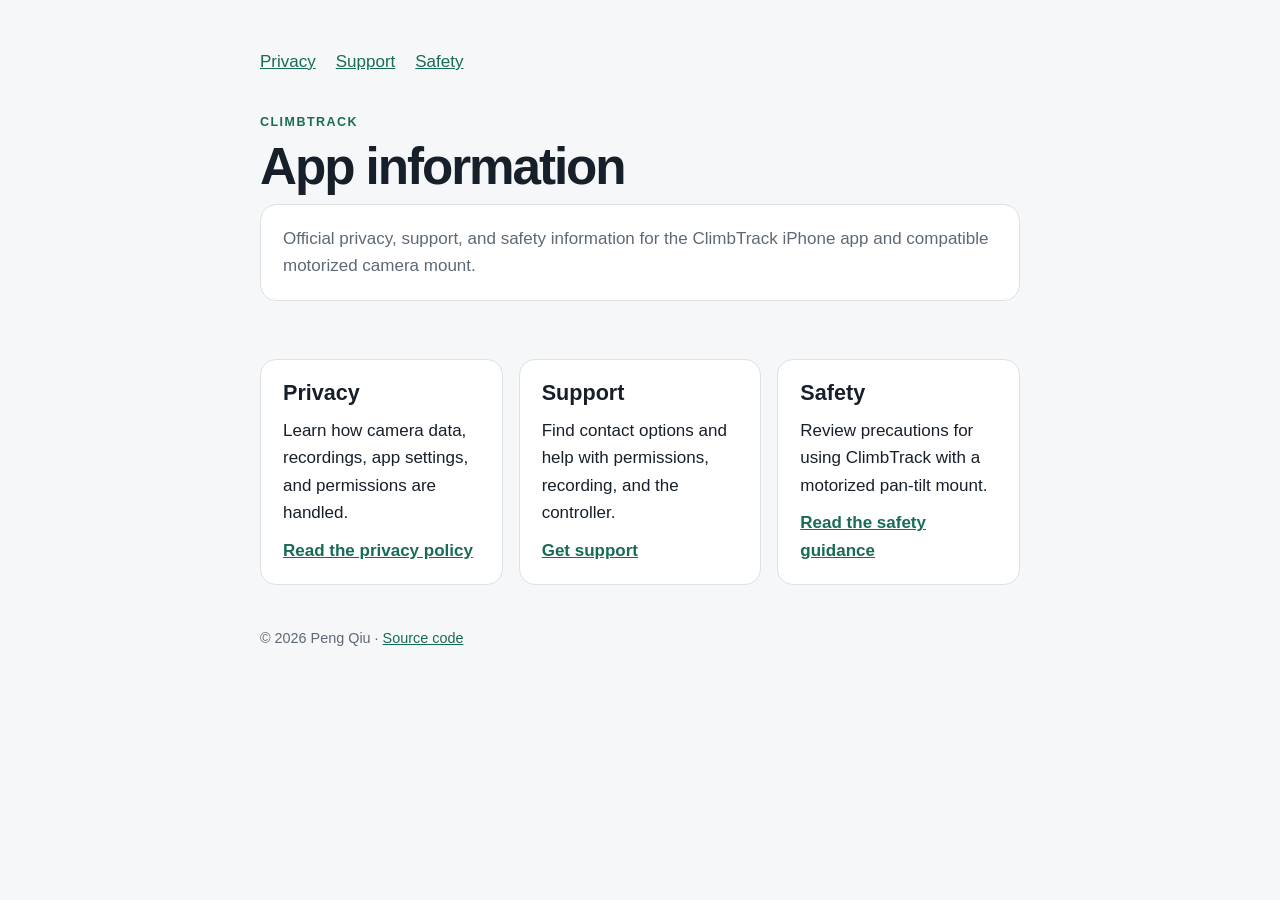
<file: docs/index.html>
<!doctype html>
<html lang="en">
<head>
  <meta charset="utf-8">
  <meta name="viewport" content="width=device-width, initial-scale=1">
  <meta name="description" content="Privacy, support, and safety information for ClimbTrack.">
  <title>ClimbTrack Information</title>
  <link rel="stylesheet" href="styles.css">
</head>
<body>
  <header>
    <nav aria-label="Information pages">
      <a href="privacy.html">Privacy</a>
      <a href="support.html">Support</a>
      <a href="safety.html">Safety</a>
    </nav>
    <p class="eyebrow">ClimbTrack</p>
    <h1>App information</h1>
    <p class="summary">Official privacy, support, and safety information for the ClimbTrack iPhone app and compatible motorized camera mount.</p>
  </header>
  <main>
    <div class="cards">
      <section class="card">
        <h2>Privacy</h2>
        <p>Learn how camera data, recordings, app settings, and permissions are handled.</p>
        <a href="privacy.html">Read the privacy policy</a>
      </section>
      <section class="card">
        <h2>Support</h2>
        <p>Find contact options and help with permissions, recording, and the controller.</p>
        <a href="support.html">Get support</a>
      </section>
      <section class="card">
        <h2>Safety</h2>
        <p>Review precautions for using ClimbTrack with a motorized pan-tilt mount.</p>
        <a href="safety.html">Read the safety guidance</a>
      </section>
    </div>
  </main>
  <footer>© 2026 Peng Qiu · <a href="https://github.com/pqiu/ClimbTrack-iOS">Source code</a></footer>
</body>
</html>
</file>
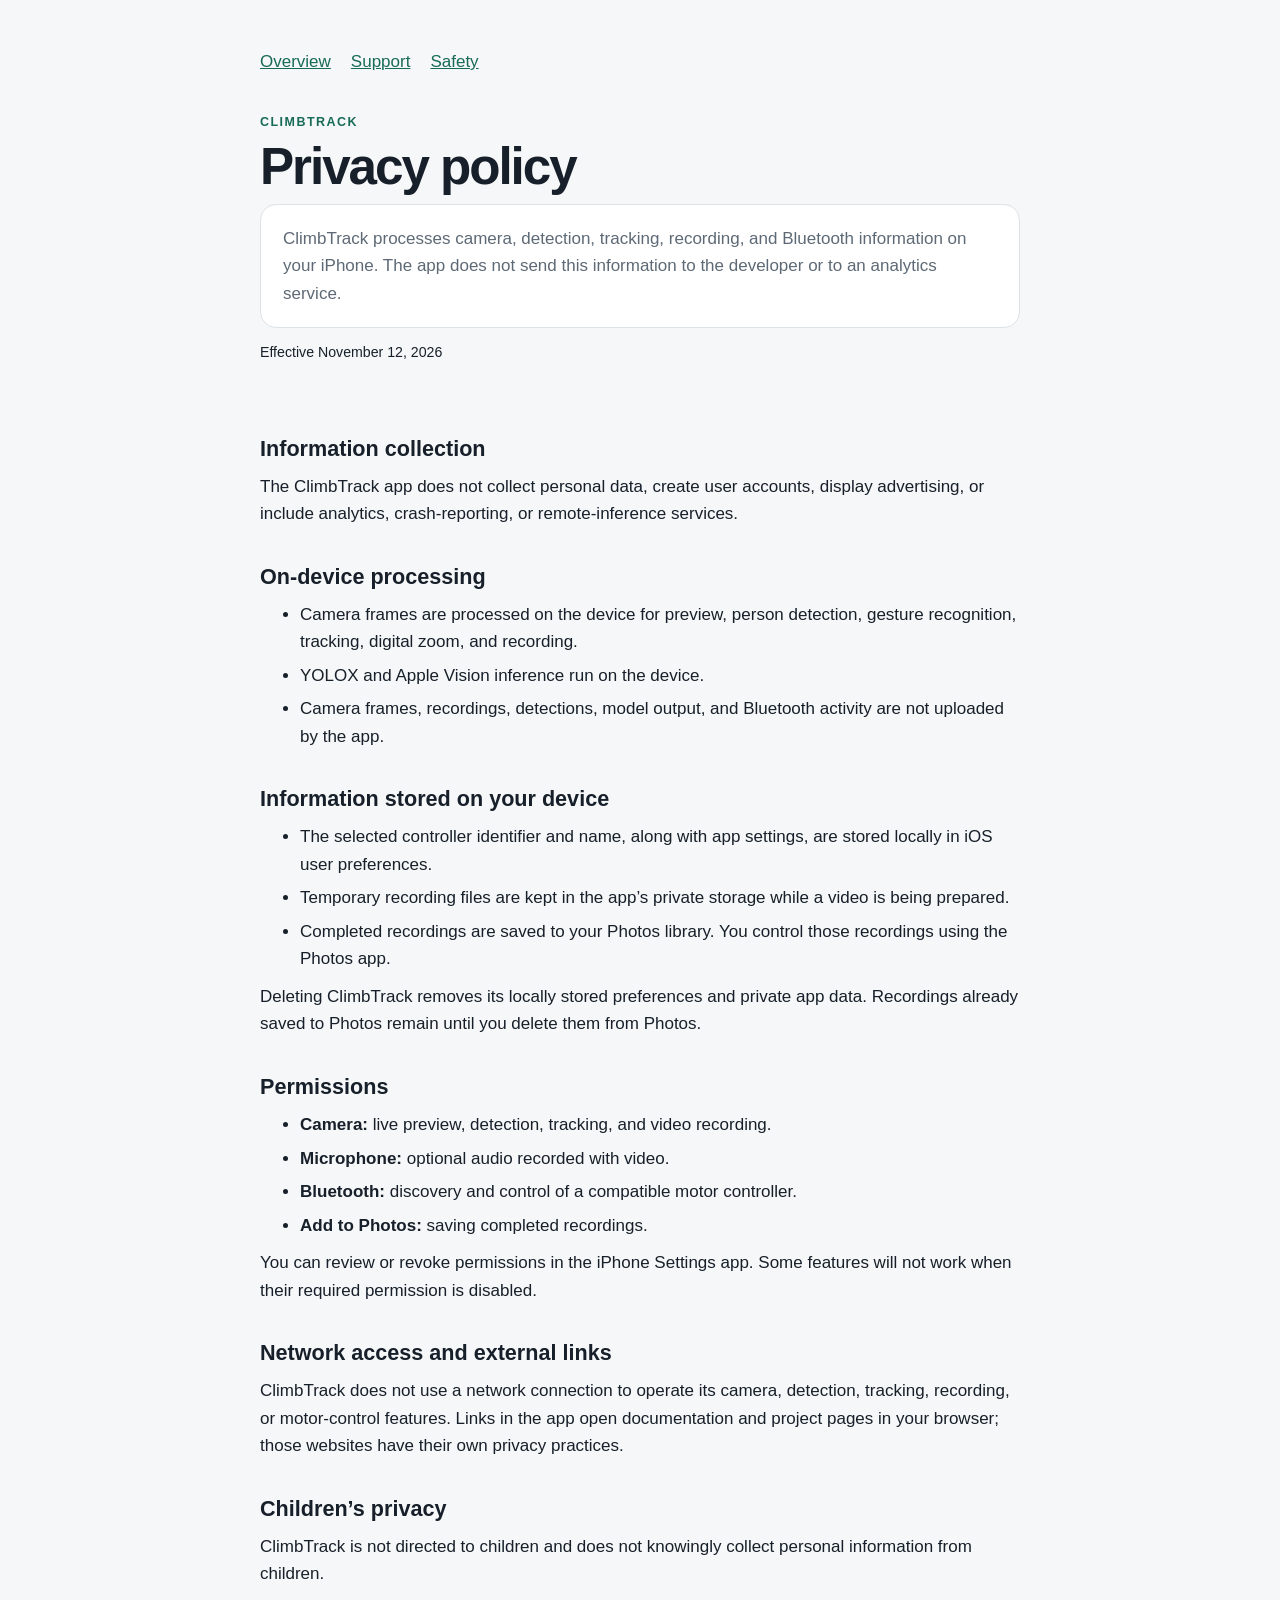
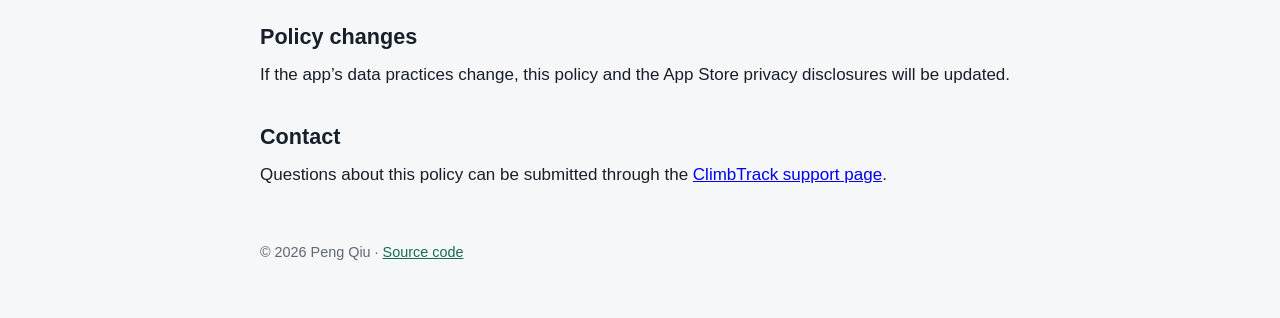
<file: docs/privacy.html>
<!doctype html>
<html lang="en">
<head>
  <meta charset="utf-8">
  <meta name="viewport" content="width=device-width, initial-scale=1">
  <meta name="description" content="Privacy policy for the ClimbTrack iPhone app.">
  <title>ClimbTrack Privacy Policy</title>
  <link rel="stylesheet" href="styles.css">
</head>
<body>
  <header>
    <nav aria-label="Information pages">
      <a href="index.html">Overview</a>
      <a href="support.html">Support</a>
      <a href="safety.html">Safety</a>
    </nav>
    <p class="eyebrow">ClimbTrack</p>
    <h1>Privacy policy</h1>
    <p class="summary">ClimbTrack processes camera, detection, tracking, recording, and Bluetooth information on your iPhone. The app does not send this information to the developer or to an analytics service.</p>
    <p><small>Effective November 12, 2026</small></p>
  </header>
  <main>
    <h2>Information collection</h2>
    <p>The ClimbTrack app does not collect personal data, create user accounts, display advertising, or include analytics, crash-reporting, or remote-inference services.</p>

    <h2>On-device processing</h2>
    <ul>
      <li>Camera frames are processed on the device for preview, person detection, gesture recognition, tracking, digital zoom, and recording.</li>
      <li>YOLOX and Apple Vision inference run on the device.</li>
      <li>Camera frames, recordings, detections, model output, and Bluetooth activity are not uploaded by the app.</li>
    </ul>

    <h2>Information stored on your device</h2>
    <ul>
      <li>The selected controller identifier and name, along with app settings, are stored locally in iOS user preferences.</li>
      <li>Temporary recording files are kept in the app’s private storage while a video is being prepared.</li>
      <li>Completed recordings are saved to your Photos library. You control those recordings using the Photos app.</li>
    </ul>
    <p>Deleting ClimbTrack removes its locally stored preferences and private app data. Recordings already saved to Photos remain until you delete them from Photos.</p>

    <h2>Permissions</h2>
    <ul>
      <li><strong>Camera:</strong> live preview, detection, tracking, and video recording.</li>
      <li><strong>Microphone:</strong> optional audio recorded with video.</li>
      <li><strong>Bluetooth:</strong> discovery and control of a compatible motor controller.</li>
      <li><strong>Add to Photos:</strong> saving completed recordings.</li>
    </ul>
    <p>You can review or revoke permissions in the iPhone Settings app. Some features will not work when their required permission is disabled.</p>

    <h2>Network access and external links</h2>
    <p>ClimbTrack does not use a network connection to operate its camera, detection, tracking, recording, or motor-control features. Links in the app open documentation and project pages in your browser; those websites have their own privacy practices.</p>

    <h2>Children’s privacy</h2>
    <p>ClimbTrack is not directed to children and does not knowingly collect personal information from children.</p>

    <h2>Policy changes</h2>
    <p>If the app’s data practices change, this policy and the App Store privacy disclosures will be updated.</p>

    <h2>Contact</h2>
    <p>Questions about this policy can be submitted through the <a href="support.html">ClimbTrack support page</a>.</p>
  </main>
  <footer>© 2026 Peng Qiu · <a href="https://github.com/pqiu/ClimbTrack-iOS">Source code</a></footer>
</body>
</html>
</file>
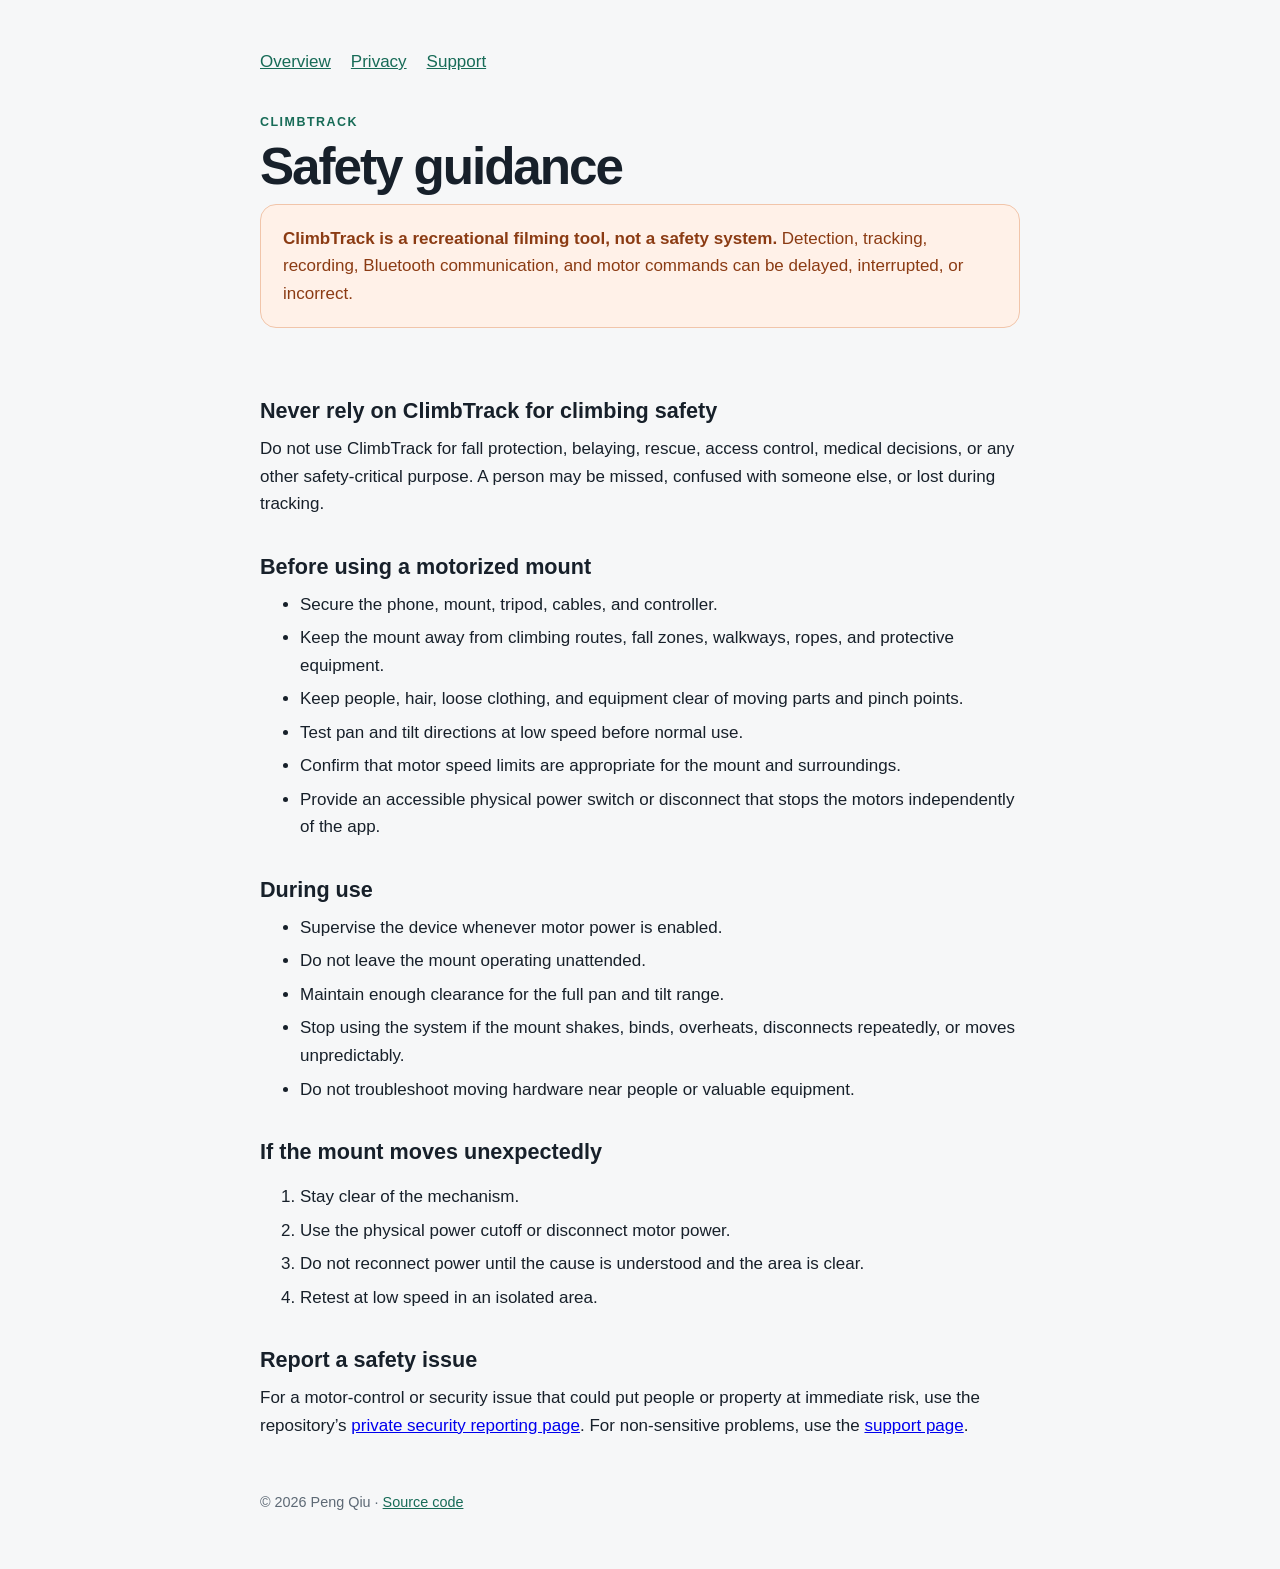
<file: docs/safety.html>
<!doctype html>
<html lang="en">
<head>
  <meta charset="utf-8">
  <meta name="viewport" content="width=device-width, initial-scale=1">
  <meta name="description" content="Safety guidance for ClimbTrack and compatible motorized camera mounts.">
  <title>ClimbTrack Safety Guidance</title>
  <link rel="stylesheet" href="styles.css">
</head>
<body>
  <header>
    <nav aria-label="Information pages">
      <a href="index.html">Overview</a>
      <a href="privacy.html">Privacy</a>
      <a href="support.html">Support</a>
    </nav>
    <p class="eyebrow">ClimbTrack</p>
    <h1>Safety guidance</h1>
    <p class="summary warning"><strong>ClimbTrack is a recreational filming tool, not a safety system.</strong> Detection, tracking, recording, Bluetooth communication, and motor commands can be delayed, interrupted, or incorrect.</p>
  </header>
  <main>
    <h2>Never rely on ClimbTrack for climbing safety</h2>
    <p>Do not use ClimbTrack for fall protection, belaying, rescue, access control, medical decisions, or any other safety-critical purpose. A person may be missed, confused with someone else, or lost during tracking.</p>

    <h2>Before using a motorized mount</h2>
    <ul>
      <li>Secure the phone, mount, tripod, cables, and controller.</li>
      <li>Keep the mount away from climbing routes, fall zones, walkways, ropes, and protective equipment.</li>
      <li>Keep people, hair, loose clothing, and equipment clear of moving parts and pinch points.</li>
      <li>Test pan and tilt directions at low speed before normal use.</li>
      <li>Confirm that motor speed limits are appropriate for the mount and surroundings.</li>
      <li>Provide an accessible physical power switch or disconnect that stops the motors independently of the app.</li>
    </ul>

    <h2>During use</h2>
    <ul>
      <li>Supervise the device whenever motor power is enabled.</li>
      <li>Do not leave the mount operating unattended.</li>
      <li>Maintain enough clearance for the full pan and tilt range.</li>
      <li>Stop using the system if the mount shakes, binds, overheats, disconnects repeatedly, or moves unpredictably.</li>
      <li>Do not troubleshoot moving hardware near people or valuable equipment.</li>
    </ul>

    <h2>If the mount moves unexpectedly</h2>
    <ol>
      <li>Stay clear of the mechanism.</li>
      <li>Use the physical power cutoff or disconnect motor power.</li>
      <li>Do not reconnect power until the cause is understood and the area is clear.</li>
      <li>Retest at low speed in an isolated area.</li>
    </ol>

    <h2>Report a safety issue</h2>
    <p>For a motor-control or security issue that could put people or property at immediate risk, use the repository’s <a href="https://github.com/pqiu/ClimbTrack-iOS/security/advisories/new">private security reporting page</a>. For non-sensitive problems, use the <a href="support.html">support page</a>.</p>
  </main>
  <footer>© 2026 Peng Qiu · <a href="https://github.com/pqiu/ClimbTrack-iOS">Source code</a></footer>
</body>
</html>
</file>
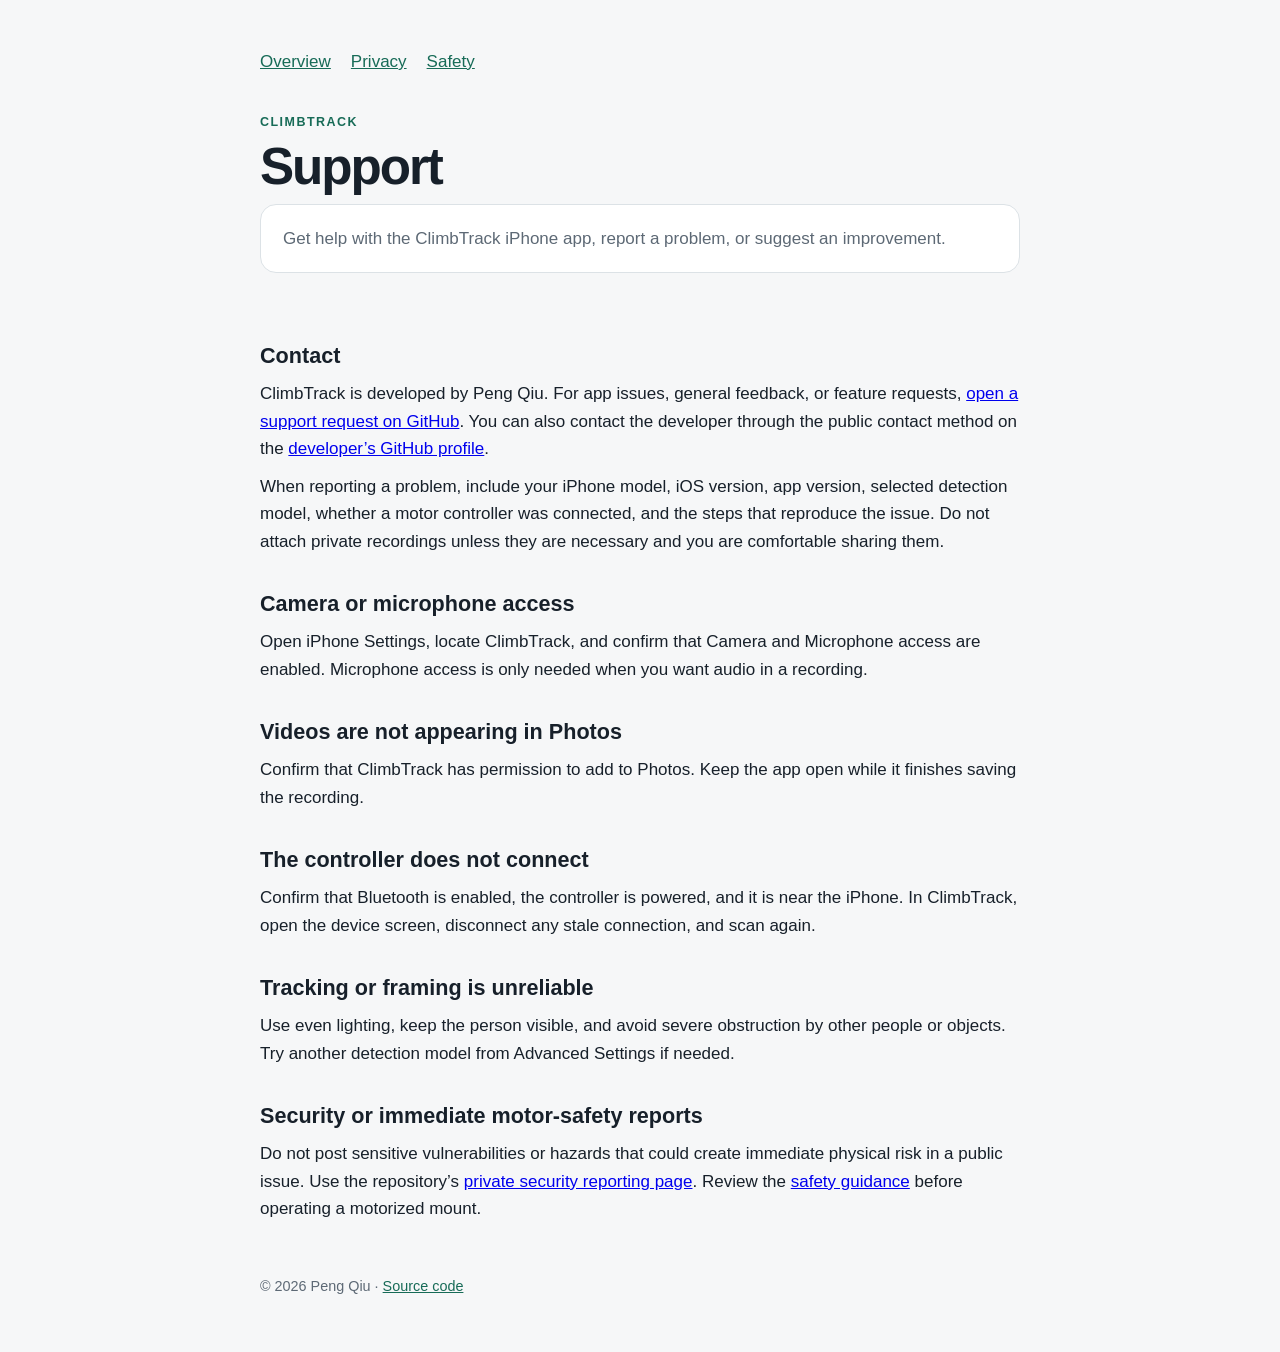
<file: docs/support.html>
<!doctype html>
<html lang="en">
<head>
  <meta charset="utf-8">
  <meta name="viewport" content="width=device-width, initial-scale=1">
  <meta name="description" content="Support and contact information for ClimbTrack.">
  <title>ClimbTrack Support</title>
  <link rel="stylesheet" href="styles.css">
</head>
<body>
  <header>
    <nav aria-label="Information pages">
      <a href="index.html">Overview</a>
      <a href="privacy.html">Privacy</a>
      <a href="safety.html">Safety</a>
    </nav>
    <p class="eyebrow">ClimbTrack</p>
    <h1>Support</h1>
    <p class="summary">Get help with the ClimbTrack iPhone app, report a problem, or suggest an improvement.</p>
  </header>
  <main>
    <h2>Contact</h2>
    <p>ClimbTrack is developed by Peng Qiu. For app issues, general feedback, or feature requests, <a href="https://github.com/pqiu/ClimbTrack-iOS/issues/new">open a support request on GitHub</a>. You can also contact the developer through the public contact method on the <a href="https://github.com/pqiu">developer’s GitHub profile</a>.</p>
    <p>When reporting a problem, include your iPhone model, iOS version, app version, selected detection model, whether a motor controller was connected, and the steps that reproduce the issue. Do not attach private recordings unless they are necessary and you are comfortable sharing them.</p>

    <h2>Camera or microphone access</h2>
    <p>Open iPhone Settings, locate ClimbTrack, and confirm that Camera and Microphone access are enabled. Microphone access is only needed when you want audio in a recording.</p>

    <h2>Videos are not appearing in Photos</h2>
    <p>Confirm that ClimbTrack has permission to add to Photos. Keep the app open while it finishes saving the recording.</p>

    <h2>The controller does not connect</h2>
    <p>Confirm that Bluetooth is enabled, the controller is powered, and it is near the iPhone. In ClimbTrack, open the device screen, disconnect any stale connection, and scan again.</p>

    <h2>Tracking or framing is unreliable</h2>
    <p>Use even lighting, keep the person visible, and avoid severe obstruction by other people or objects. Try another detection model from Advanced Settings if needed.</p>

    <h2>Security or immediate motor-safety reports</h2>
    <p>Do not post sensitive vulnerabilities or hazards that could create immediate physical risk in a public issue. Use the repository’s <a href="https://github.com/pqiu/ClimbTrack-iOS/security/advisories/new">private security reporting page</a>. Review the <a href="safety.html">safety guidance</a> before operating a motorized mount.</p>
  </main>
  <footer>© 2026 Peng Qiu · <a href="https://github.com/pqiu/ClimbTrack-iOS">Source code</a></footer>
</body>
</html>
</file>
<file: docs/styles.css>
:root {
  color-scheme: light dark;
  --background: #f6f7f8;
  --surface: #ffffff;
  --text: #17202a;
  --muted: #5d6975;
  --accent: #176b57;
  --accent-soft: #e6f4ef;
  --border: #dce2e6;
  --warning: #8b3b13;
  --warning-soft: #fff1e8;
}

* { box-sizing: border-box; }

body {
  margin: 0;
  background: var(--background);
  color: var(--text);
  font: 17px/1.62 -apple-system, BlinkMacSystemFont, "Segoe UI", sans-serif;
}

header, main, footer {
  width: min(760px, calc(100% - 36px));
  margin-inline: auto;
}

header { padding: 48px 0 24px; }

nav {
  display: flex;
  flex-wrap: wrap;
  gap: 10px 20px;
  margin-bottom: 36px;
}

nav a, footer a { color: var(--accent); }

h1 {
  margin: 0 0 8px;
  font-size: clamp(2rem, 7vw, 3.2rem);
  line-height: 1.05;
  letter-spacing: -0.04em;
}

h2 {
  margin: 36px 0 10px;
  font-size: 1.35rem;
  line-height: 1.25;
}

p, ul { margin: 10px 0; }
li + li { margin-top: 6px; }

.eyebrow {
  margin: 0 0 8px;
  color: var(--accent);
  font-size: 0.78rem;
  font-weight: 700;
  letter-spacing: 0.12em;
  text-transform: uppercase;
}

.summary, .card {
  background: var(--surface);
  border: 1px solid var(--border);
  border-radius: 16px;
  padding: 20px 22px;
}

.summary { color: var(--muted); }

.warning {
  background: var(--warning-soft);
  border-color: #f1c5aa;
  color: var(--warning);
}

.cards {
  display: grid;
  grid-template-columns: repeat(auto-fit, minmax(210px, 1fr));
  gap: 16px;
  margin-top: 24px;
}

.card h2 { margin-top: 0; }
.card a { color: var(--accent); font-weight: 650; }

footer {
  padding: 42px 0 54px;
  color: var(--muted);
  font-size: 0.9rem;
}

@media (prefers-color-scheme: dark) {
  :root {
    --background: #101416;
    --surface: #182024;
    --text: #f2f5f6;
    --muted: #b5c0c6;
    --accent: #73d8bd;
    --accent-soft: #173b32;
    --border: #324047;
    --warning: #ffbf98;
    --warning-soft: #402317;
  }
}
</file>
